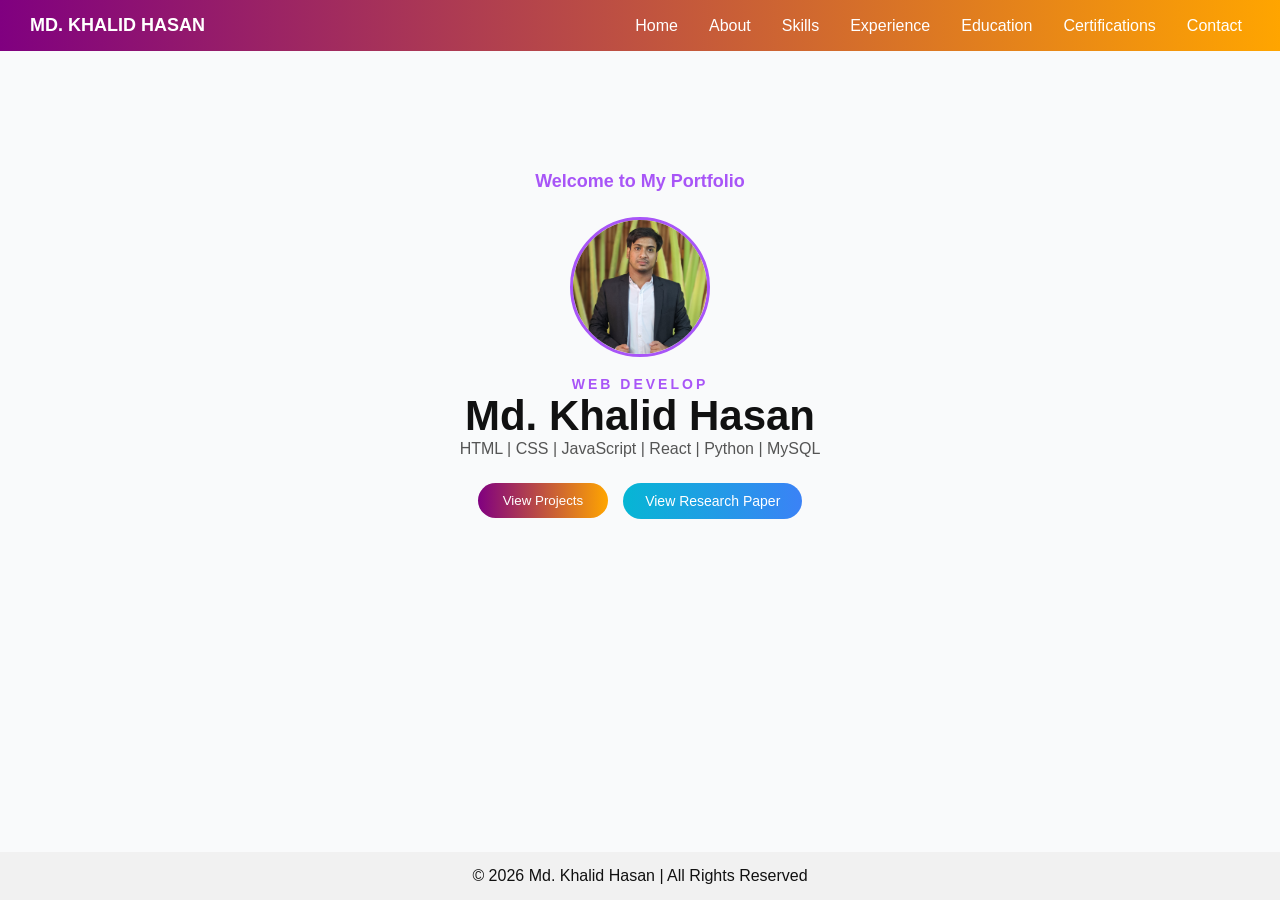
<file: index.html>
<!DOCTYPE html>
<html>
<head>
    
    <script async src="https://pagead2.googlesyndication.com/pagead/js/adsbygoogle.js?client=ca-pub-3254257961448556"
     crossorigin="anonymous"></script>
    
    <title>Md. Khalid Hasan</title>
<meta name="description" content="Official portfolio of Md. Khalid Hasan showcasing web development projects, UI/UX design, research papers, and technical skills.">

<meta name="keywords" content="Md Khalid Hasan, Khalid Hasan, Portfolio, Web Developer, React Developer, UI UX Designer">

<meta name="author" content="Md. Khalid Hasan">
    
    <link rel="stylesheet" href="style.css">
</head>

<body>

<nav>
    <h2 class="logo">MD. KHALID HASAN</h2>
<ul>
    <li><a href="index.html">Home</a></li>
    <li><a href="about.html">About</a></li>
    <li><a href="skills.html">Skills</a></li>

    <!-- NEW ORDER -->
    <li><a href="experience.html">Experience</a></li>

  <!-- SAME -->
    <li><a href="education.html">Education</a></li>
    <li><a href="certification.html">Certifications</a></li>
    <li><a href="contact.html">Contact</a></li>
</ul>
</nav>

<main>

    <div class="hero">

        <h3 class="welcome">Welcome to My Portfolio</h3>

        <img src="images/myphoto.jpeg" class="home-img">

        <h3 class="role">
            <span id="typing-role"></span>
        </h3>

        <h1>Md. Khalid Hasan</h1>

        <p class="subtitle">HTML | CSS | JavaScript | React | Python | MySQL</p>

    </div>
    <div class="hero-buttons">
    <a href="projects.html">
        <button class="btn-primary">View Projects</button>
    </a>

    <a href="research.html">
        <button class="btn-secondary">View Research Paper</button>
    </a>
</div>

</main>

<footer>
    <p>© 2026 Md. Khalid Hasan | All Rights Reserved</p>
</footer>

<script src="script.js"></script>

</body>
</html>
</file>
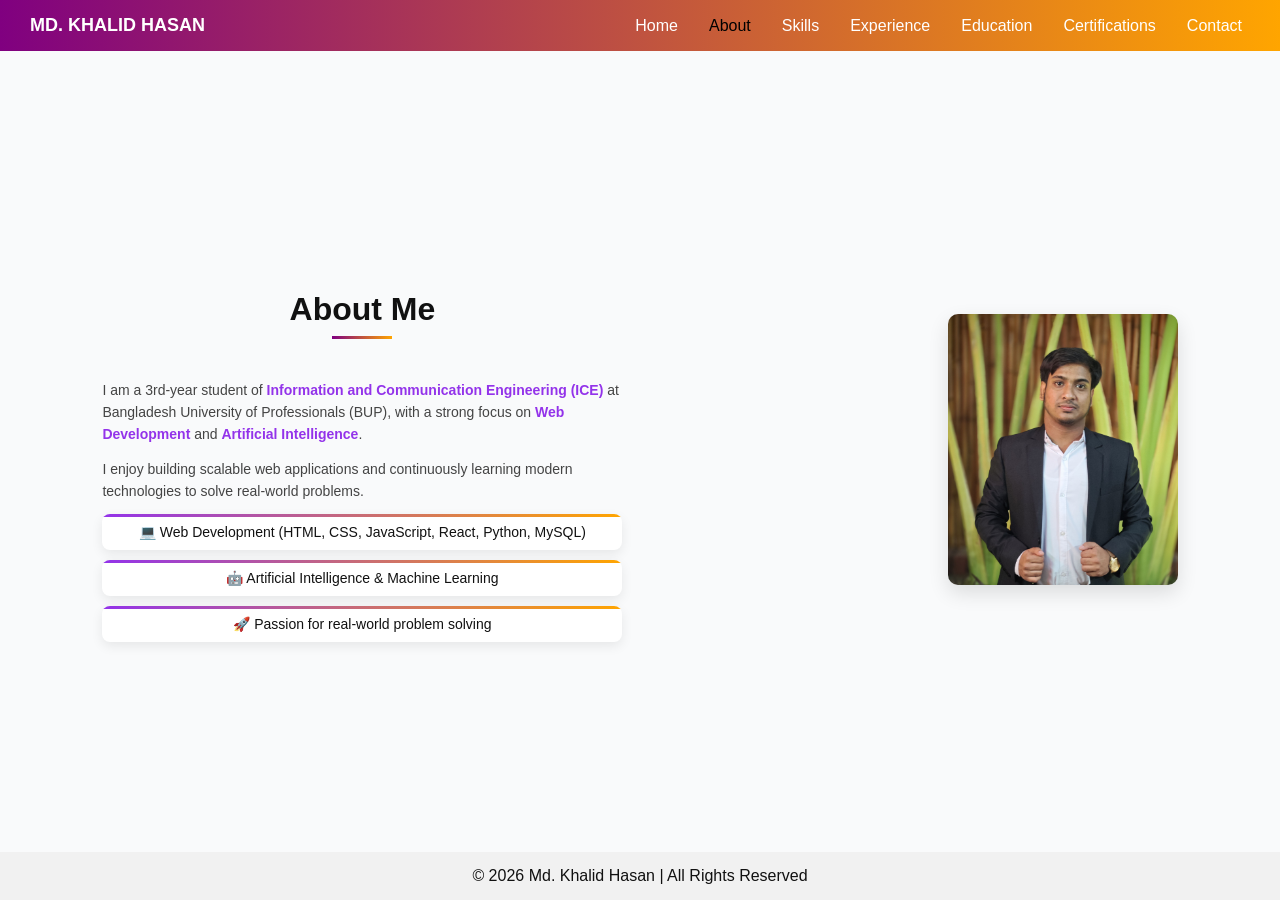
<file: about.html>
<!DOCTYPE html>
<html>
<head>
    <title>About - Md. Khalid Hasan</title>
    <link rel="stylesheet" href="style.css">
</head>
<body>

<nav>
    <h2 class="logo">MD. KHALID HASAN</h2>
    <ul>
        <li><a href="index.html">Home</a></li>
        <li><a href="about.html" class="active">About</a></li>
        <li><a href="skills.html">Skills</a></li>
        <li><a href="experience.html">Experience</a></li>
        <li><a href="education.html">Education</a></li>
        <li><a href="certification.html">Certifications</a></li>
        <li><a href="contact.html">Contact</a></li>
    </ul>
</nav>

<main class="about-container">

    <div class="about-left">
        <h1 class="section-title">About Me</h1>

        <p class="about-text">
            I am a 3rd-year student of <span>Information and Communication Engineering (ICE)</span> 
            at Bangladesh University of Professionals (BUP), with a strong focus on 
            <span>Web Development</span> and <span>Artificial Intelligence</span>.
        </p>

        <p class="about-text">
            I enjoy building scalable web applications and continuously learning modern technologies 
            to solve real-world problems.
        </p>

        <div class="about-box">💻 Web Development (HTML, CSS, JavaScript, React, Python, MySQL)</div>
        <div class="about-box">🤖 Artificial Intelligence & Machine Learning</div>
        <div class="about-box">🚀 Passion for real-world problem solving</div>

    </div>

    <div class="about-right">
        <img src="images/myphoto.jpeg" alt="profile">
    </div>

</main>

<footer>
    <p>© 2026 Md. Khalid Hasan | All Rights Reserved</p>
</footer>

</body>
</html>
</file>
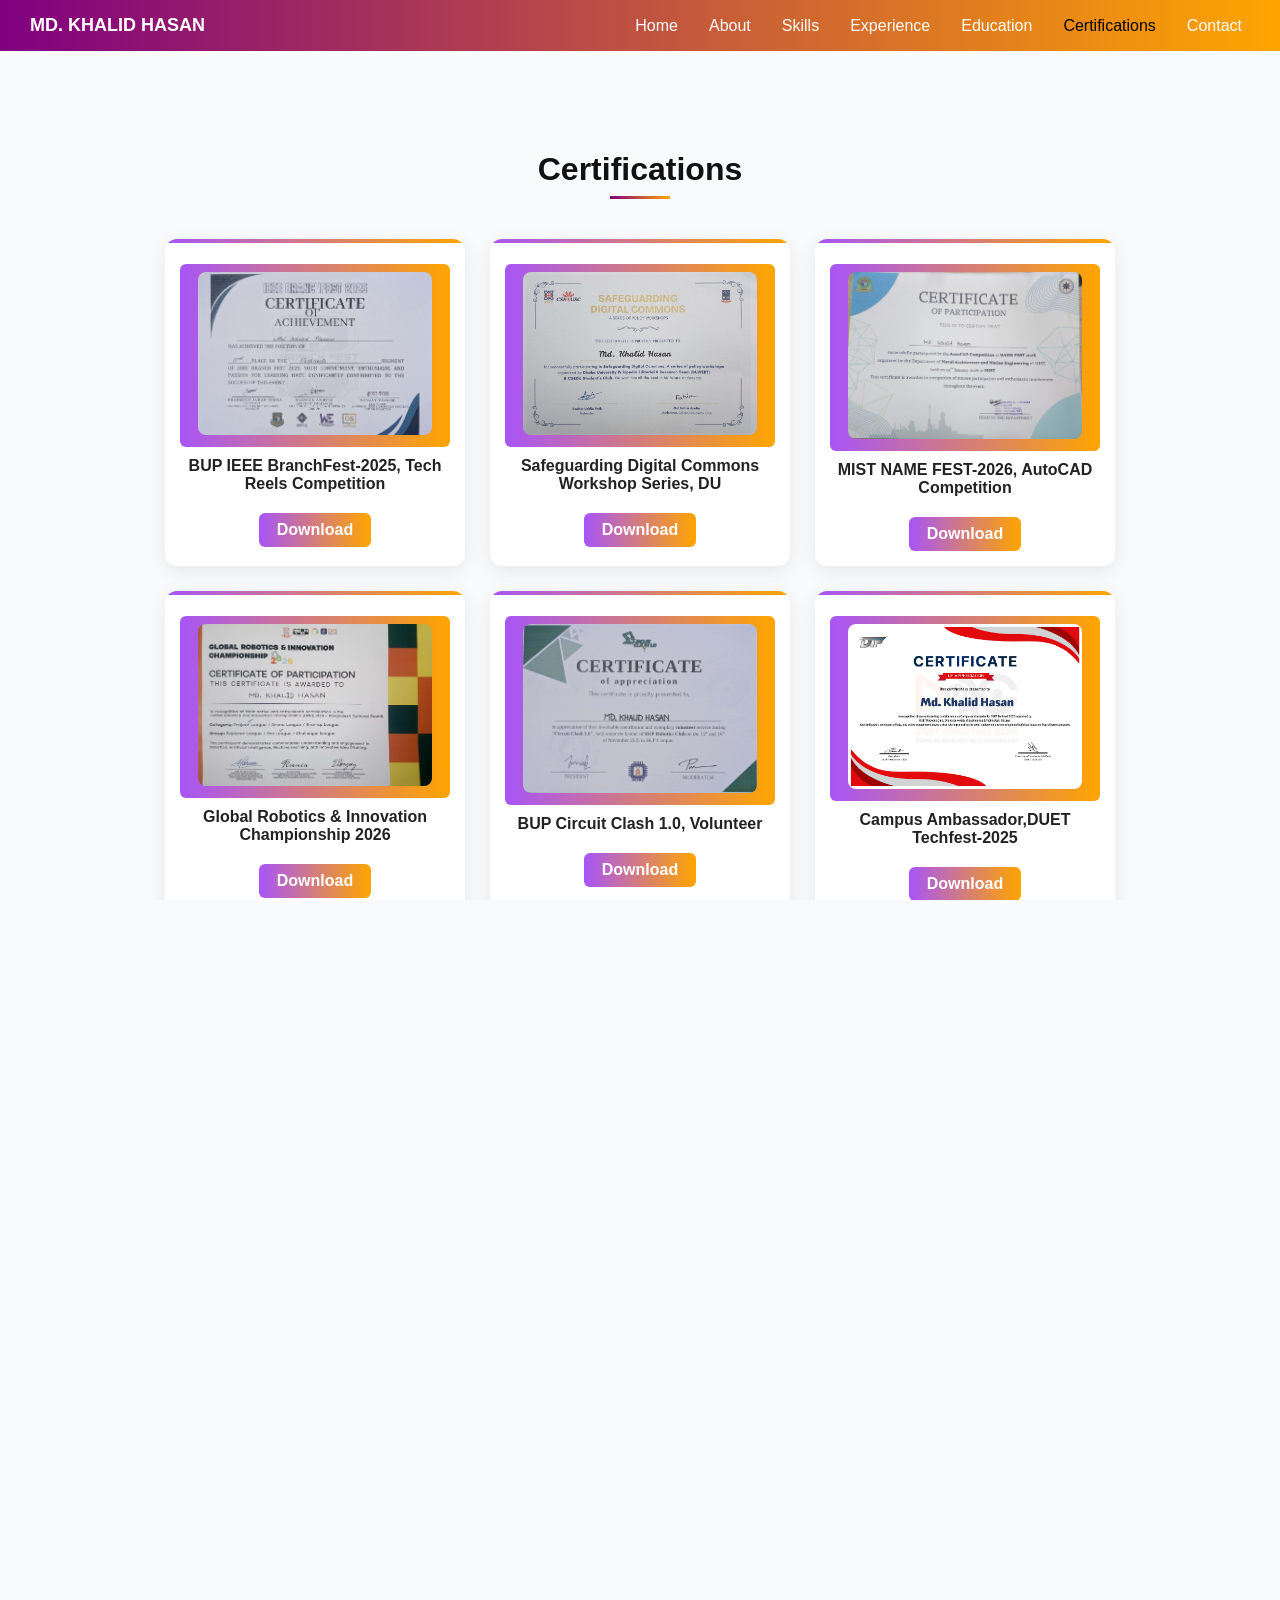
<file: certification.html>
<!DOCTYPE html>
<html>
<head>
    <title>Certification - Md. Khalid Hasan</title>
    <link rel="stylesheet" href="style.css">
</head>
<body>

<!-- NAVBAR -->
<nav>
    <h2 class="logo">MD. KHALID HASAN</h2>
<ul>
    <li><a href="index.html">Home</a></li>
    <li><a href="about.html">About</a></li>
    <li><a href="skills.html">Skills</a></li>

    <!-- NEW ORDER -->
    <li><a href="experience.html">Experience</a></li>
    
    <!-- SAME -->
    <li><a href="education.html">Education</a></li>
    <li><a href="certification.html" class="active">Certifications</a></li>
    <li><a href="contact.html">Contact</a></li>
</ul>
</nav>

<main>

<h1 class="section-title">Certifications</h1>

<div class="cert-container">

<!-- cert1 -->
<div class="cert-card">
<a href="images/c1.jpg" target="_blank">
<img src="images/c1.jpg">
</a>
<h3>BUP IEEE BranchFest-2025, Tech Reels Competition</h3>
<a href="images/c1.jpg" download class="download-btn">Download</a>
</div>

<!-- cert2 -->
<div class="cert-card">
<a href="images/c2.jpeg" target="_blank">
<img src="images/c2.jpeg">
</a>
<h3>Safeguarding Digital Commons Workshop Series, DU</h3>
<a href="images/c2.jpeg" download class="download-btn">Download</a>
</div>

<!-- cert3 -->
<div class="cert-card">
<a href="images/c3.jpg" target="_blank">
<img src="images/c3.jpg">
</a>
<h3>MIST NAME FEST-2026, AutoCAD Competition</h3>
<a href="images/c3.jpg" download class="download-btn">Download</a>
</div>

<!-- cert4 -->
<div class="cert-card">
<a href="images/c4.jpeg" target="_blank">
<img src="images/c4.jpeg">
</a>
<h3>Global Robotics & Innovation Championship 2026</h3>
<a href="images/c4.jpeg" download class="download-btn">Download</a>
</div>

<!-- cert5 -->
<div class="cert-card">
<a href="images/c5.jpg" target="_blank">
<img src="images/c5.jpg">
</a>
<h3>BUP Circuit Clash 1.0, Volunteer</h3>
<a href="images/c5.jpg" download class="download-btn">Download</a>
</div>

<!-- cert6 -->
<div class="cert-card">
<a href="images/c6.jpg" target="_blank">
<img src="images/c6.jpg">
</a>
<h3>Campus Ambassador,DUET Techfest-2025</h3>
<a href="images/c6.jpg" download class="download-btn">Download</a>
</div>

<!-- cert7 -->
<div class="cert-card">
<a href="images/c7.jpg" target="_blank">
<img src="images/c7.jpg">
</a>
<h3>Cyber Hygiene Training Program</h3>
<a href="images/c7.jpg" download class="download-btn">Download</a>
</div>

<!-- cert8 -->
<div class="cert-card">
<a href="images/c8.jpg" target="_blank">
<img src="images/c8.jpg">
</a>
<h3>Python Programming Bootcamp (Oct-25)</h3>
<a href="images/c8.jpg" download class="download-btn">Download</a>
</div>

<!-- cert9 -->
<div class="cert-card">
<a href="images/c9.jpg" target="_blank">
<img src="images/c9.jpg">
</a>
<h3>Prompt Engineering (GP Academy)</h3>
<a href="images/c9.jpg" download class="download-btn">Download</a>
</div>

<!-- cert10 -->
<div class="cert-card">
<a href="images/c10.jpg" target="_blank">
<img src="images/c10.jpg">
</a>
<h3>Humanizing AI Experiences (GP Academy)</h3>
<a href="images/c10.jpg" download class="download-btn">Download</a>
</div>

<!-- cert11 -->
<div class="cert-card">
<a href="images/c11.jpg" target="_blank">
<img src="images/c11.jpg">
</a>
<h3>Design System In Figma (GP Academy)</h3>
<a href="images/c11.jpg" download class="download-btn">Download</a>
</div>

<!-- cert12 -->
<div class="cert-card">
<a href="images/c12.jpg" target="_blank">
<img src="images/c12.jpg">
</a>
<h3>Design Your First Landing Page (GP Academy)</h3>
<a href="images/c12.jpg" download class="download-btn">Download</a>
</div>

<!-- cert13 -->
<div class="cert-card">
<a href="images/c13.jpg" target="_blank">
<img src="images/c13.jpg">
</a>
<h3>AI Hacks for a Winning CV (GP Academy)</h3>
<a href="images/c13.jpg" download class="download-btn">Download</a>
</div>

    <!-- cert14 -->
<div class="cert-card">
<a href="images/c14.jpg" target="_blank">
<img src="images/c14.jpg">
</a>
<h3>Test Hacks to Get Hired (GP Academy)</h3>
<a href="images/c14.jpg" download class="download-btn">Download</a>
</div>

    <!-- cert15 -->
<div class="cert-card">
<a href="images/c15.jpg" target="_blank">
<img src="images/c15.jpg">
</a>
<h3>Excel Mastery (GP Academy)</h3>
<a href="images/c15.jpg" download class="download-btn">Download</a>
</div>

<!-- cert16 -->
<div class="cert-card">
    <a href="images/c16.jpeg" target="_blank">
        <img src="images/c16.jpeg">
    </a>
    <h3>2026 Aspire Leaders Program</h3>
    <a href="images/c16.jpeg" download class="download-btn">Download</a>
</div>

<!-- cert17 -->
<div class="cert-card">
    <a href="images/c17.jpeg" target="_blank">
        <img src="images/c17.jpeg">
    </a>
    <h3>Gemini Certified Educator</h3>
    <a href="images/c17.jpeg" download class="download-btn">Download</a>
</div>

    <!-- cert18 -->
<div class="cert-card">
    <a href="images/c18.jpeg" target="_blank">
        <img src="images/c18.jpeg" alt="Gemini Certified Student">
    </a>
    <h3>Gemini Certified Student</h3>
    <a href="images/c18.jpeg" download class="download-btn">Download</a>
</div>

        <!-- cert19 -->
    <div class="cert-card">
        <a href="images/c19.jpeg" target="_blank">
            <img src="images/c19.jpeg" alt="Rahat's English Care Spoken English Certificate">
        </a>
        <h3>Rahat's English Care - Spoken English</h3>
        <a href="images/c19.jpeg" download class="download-btn">Download</a>
    </div>

    <!-- cert20 -->
<div class="cert-card">
    <a href="images/c20.jpeg" target="_blank">
        <img src="images/c20.jpeg" alt="TechArenaX Internship Program Certificate">
    </a>
    <h3>TechArenaX Internship Program</h3>
    <a href="images/c20.jpeg" download class="download-btn">Download</a>
</div>


    <!-- cert21 -->
<div class="cert-card">
    <a href="images/c21.jpeg" target="_blank">
        <img src="images/c21.jpeg"
             alt="Techfest IIT Bombay Bangladesh Zonal 2026 ZeroCode Certificate">
    </a>

    <h3>Techfest IIT Bombay - Bangladesh Zonal 2026 (ZeroCode)</h3>

    <a href="images/c21.jpeg" download class="download-btn">Download</a>
</div>


    <!-- cert22 -->
<div class="cert-card">
    <a href="images/c22.jpeg" target="_blank">
        <img src="images/c22.jpeg"
             alt="AI Dev Fest 2026 Vibe Coding Certificate of Appreciation">
    </a>

    <h3>AI Dev Fest 2026 - Vibe Coding Competition</h3>

    <a href="images/c22.jpeg" download class="download-btn">Download</a>
</div>


</div>

</main>

<footer>
<p>© 2026 Md. Khalid Hasan | All Rights Reserved</p>
</footer>

</body>
</html>
</file>
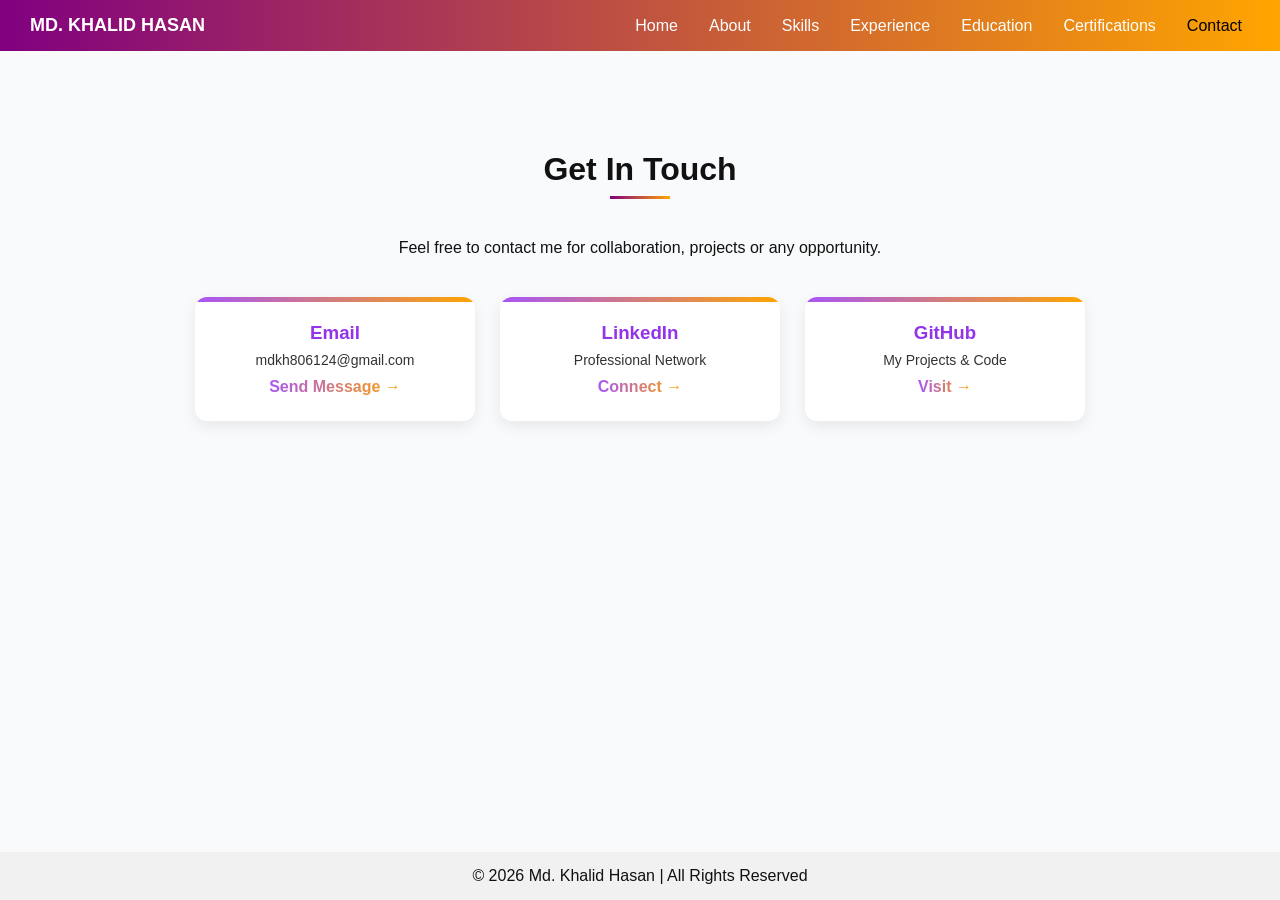
<file: contact.html>
<!DOCTYPE html>
<html>
<head>
    <title>Contact - Md. Khalid Hasan</title>
    <link rel="stylesheet" href="style.css">
</head>
<body>

<!-- NAVBAR -->
<nav>
    <h2 class="logo">MD. KHALID HASAN</h2>
<ul>
    <li><a href="index.html">Home</a></li>
    <li><a href="about.html">About</a></li>
    <li><a href="skills.html">Skills</a></li>

    <!-- NEW ORDER -->
    <li><a href="experience.html">Experience</a></li>
    
    <!-- SAME -->
    <li><a href="education.html">Education</a></li>
    <li><a href="certification.html">Certifications</a></li>
    <li><a href="contact.html" class="active">Contact</a></li>
</ul>
</nav>

<!-- MAIN -->
<main>

    <h1 class="section-title">Get In Touch</h1>
    <p style="text-align:center; margin-bottom:30px;">
        Feel free to contact me for collaboration, projects or any opportunity.
    </p>

    <div class="contact-container">

        <!-- Email -->
        <div class="contact-card">
            <h3>Email</h3>
            <p>mdkh806124@gmail.com</p>
            <a href="https://mail.google.com/mail/?view=cm&to=mdkh806124@gmail.com" target="_blank">
    Send Message →
</a>
        </div>

        <!-- LinkedIn -->
        <div class="contact-card">
            <h3>LinkedIn</h3>
            <p>Professional Network</p>
            <a href="https://www.linkedin.com/in/md-khalid-hasan-157aa0388/" target="_blank">Connect →</a>
        </div>

        <!-- GitHub -->
        <div class="contact-card">
             <h3>GitHub</h3>
            <p>My Projects & Code</p>
             <a href="https://github.com/khalid67-ux" target="_blank">Visit →</a>
        </div>
        
    </div>

</main>

<!-- FOOTER -->
<footer>
    <p>© 2026 Md. Khalid Hasan | All Rights Reserved</p>
</footer>

</body>
</html>
</file>
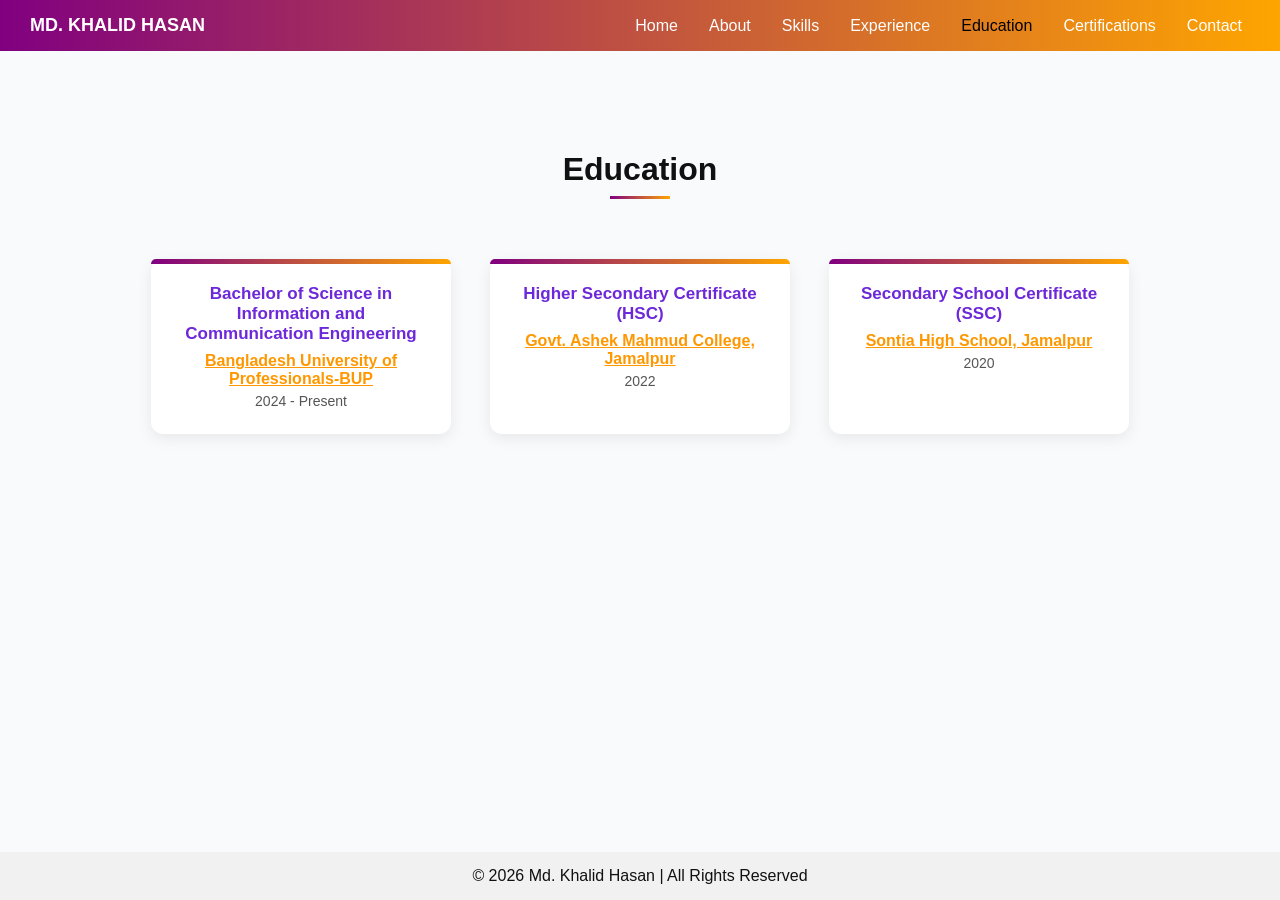
<file: education.html>
<!DOCTYPE html>
<html>
<head>
    <title>Education - Md. Khalid Hasan</title>
    <link rel="stylesheet" href="style.css">
</head>
<body>

<nav>
    <h2 class="logo">MD. KHALID HASAN</h2>
<ul>
    <li><a href="index.html">Home</a></li>
    <li><a href="about.html">About</a></li>
    <li><a href="skills.html">Skills</a></li>

    <!-- NEW ORDER -->
    <li><a href="experience.html">Experience</a></li>
    
    <!-- SAME -->
    <li><a href="education.html" class="active">Education</a></li>
    <li><a href="certification.html">Certifications</a></li>
    <li><a href="contact.html">Contact</a></li>
</ul>
</nav>

<main>

    <h1 class="section-title">Education</h1>

<div class="edu-container">

    <div class="edu-card">
        <h3>Bachelor of Science in Information and Communication Engineering</h3>
        <p class="edu-place">
            <a href="https://bup.edu.bd/" target="_blank">
                Bangladesh University of Professionals-BUP
            </a>
        </p>
        <p class="edu-year">2024 - Present</p>
    </div>

    <div class="edu-card">
        <h3>Higher Secondary Certificate (HSC)</h3>
        <p class="edu-place">
            <a href="https://amc.edu.bd/" target="_blank">
                Govt. Ashek Mahmud College, Jamalpur
            </a>
        </p>
        <p class="edu-year">2022</p>
    </div>

    <div class="edu-card">
        <h3>Secondary School Certificate (SSC)</h3>
        <p class="edu-place">
            <a href="https://www.sohopathi.com/sontia-high-school/" target="_blank">
                Sontia High School, Jamalpur
            </a>
        </p>
        <p class="edu-year">2020</p>
    </div>
    
</div>

</main>

<footer>
    <p>© 2026 Md. Khalid Hasan | All Rights Reserved</p>
</footer>

</body>
</html>
</file>
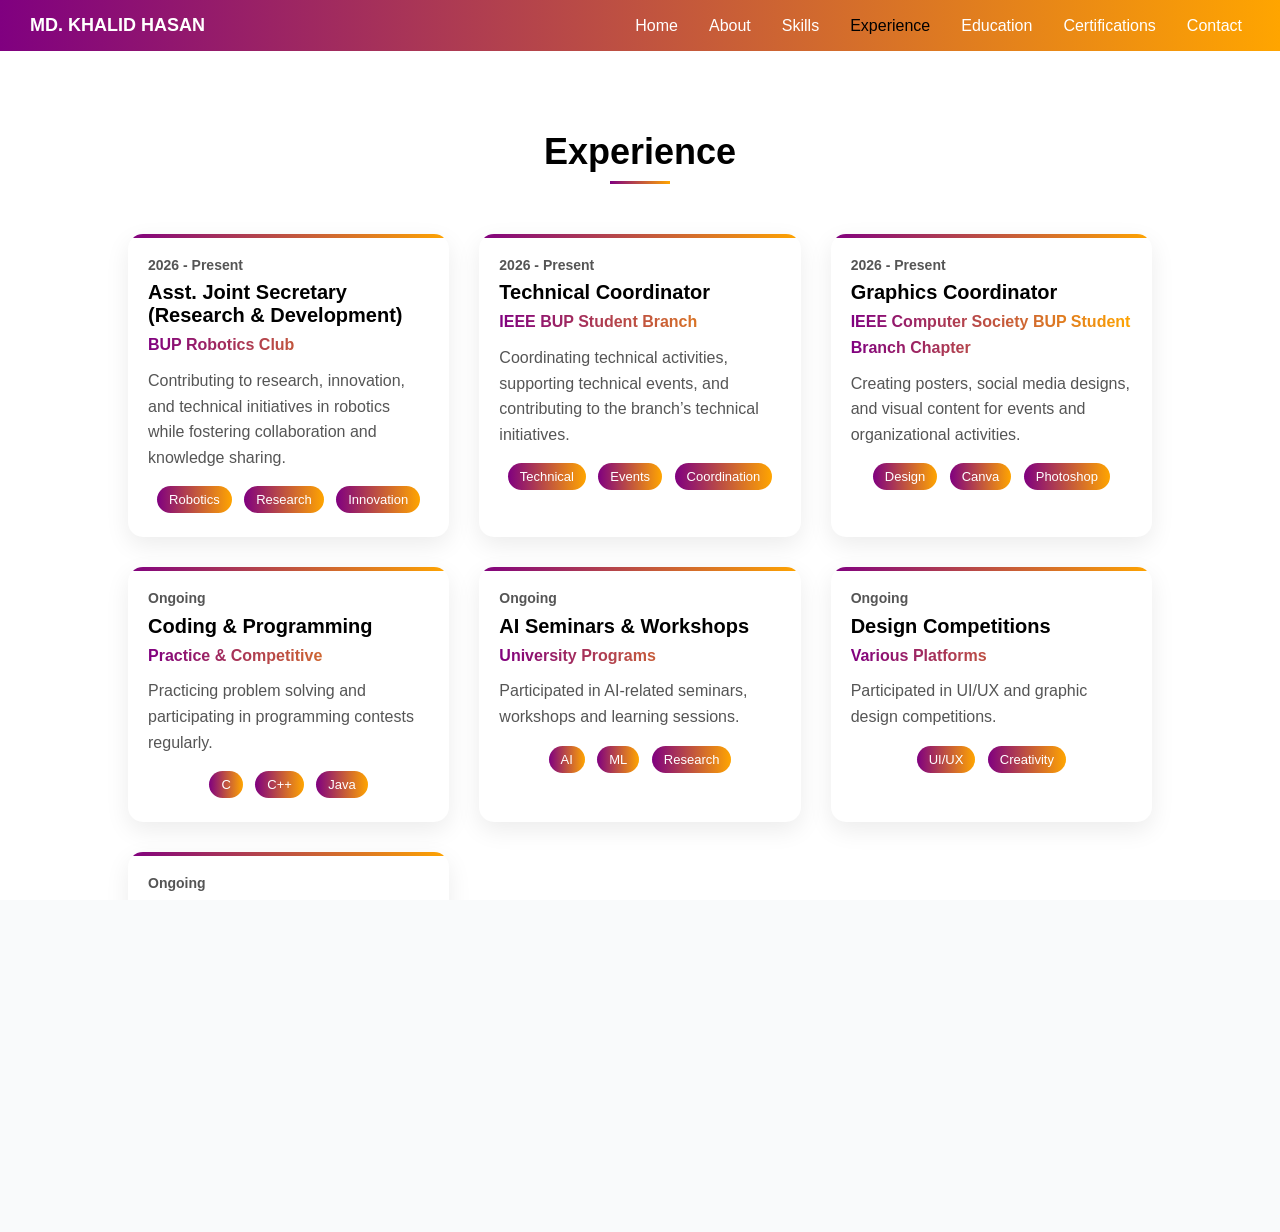
<file: experience.html>
<!DOCTYPE html>
<html>
<head>
    <title>Experience - Md. Khalid Hasan</title>
    <link rel="stylesheet" href="style.css">
</head>
<body>

<nav>
    <h2 class="logo">MD. KHALID HASAN</h2>
    <ul>
        <li><a href="index.html">Home</a></li>
        <li><a href="about.html">About</a></li>
        <li><a href="skills.html">Skills</a></li>
        <li><a href="experience.html" class="active">Experience</a></li>
        <li><a href="education.html">Education</a></li>
        <li><a href="certification.html">Certifications</a></li>
        <li><a href="contact.html">Contact</a></li>
    </ul>
</nav>

<main class="exp-section">

    <h1 class="exp-title">Experience</h1>

    <div class="timeline">

        <!-- 1 -->
        <div class="timeline-item">
            <div class="circle">👥</div>
            <div class="content">
                <p class="date">2026 - Present</p>
                <h3>Asst. Joint Secretary (Research & Development)</h3>
                <p class="company">BUP Robotics Club</p>
                <p>
                    Contributing to research, innovation, and technical initiatives in robotics while fostering collaboration and knowledge sharing.
                </p>
                <div class="tags">
                    <span>Robotics</span>
                    <span>Research</span>
                    <span>Innovation</span>
                </div>
            </div>
        </div>

        <!-- 2 -->
        <div class="timeline-item">
            <div class="circle">🌐</div>
            <div class="content">
                <p class="date">2026 - Present</p>
                <h3>Technical Coordinator</h3>
                <p class="company">IEEE BUP Student Branch</p>
                <p>
                    Coordinating technical activities, supporting technical events, and contributing to the branch’s technical initiatives.
                </p>
                <div class="tags">
                    <span>Technical</span>
                    <span>Events</span>
                    <span>Coordination</span>
                </div>
            </div>
        </div>

        <!-- 3 -->
        <div class="timeline-item">
            <div class="circle">🎨</div>
            <div class="content">
                <p class="date">2026 - Present</p>
                <h3>Graphics Coordinator</h3>
                <p class="company">IEEE Computer Society BUP Student Branch Chapter</p>
                <p>
                    Creating posters, social media designs, and visual content for events and organizational activities.
                </p>
                <div class="tags">
                    <span>Design</span>
                    <span>Canva</span>
                    <span>Photoshop</span>
                </div>
            </div>
        </div>

        <!-- 4 -->
        <div class="timeline-item">
            <div class="circle">💻</div>
            <div class="content">
                <p class="date">Ongoing</p>
                <h3>Coding & Programming</h3>
                <p class="company">Practice & Competitive</p>
                <p>
                    Practicing problem solving and participating in programming contests regularly.
                </p>
                <div class="tags">
                    <span>C</span>
                    <span>C++</span>
                    <span>Java</span>
                </div>
            </div>
        </div>

        <!-- 5 -->
        <div class="timeline-item">
            <div class="circle">🤖</div>
            <div class="content">
                <p class="date">Ongoing</p>
                <h3>AI Seminars & Workshops</h3>
                <p class="company">University Programs</p>
                <p>
                    Participated in AI-related seminars, workshops and learning sessions.
                </p>
                <div class="tags">
                    <span>AI</span>
                    <span>ML</span>
                    <span>Research</span>
                </div>
            </div>
        </div>

        <!-- 6 -->
        <div class="timeline-item">
            <div class="circle">🏆</div>
            <div class="content">
                <p class="date">Ongoing</p>
                <h3>Design Competitions</h3>
                <p class="company">Various Platforms</p>
                <p>
                    Participated in UI/UX and graphic design competitions.
                </p>
                <div class="tags">
                    <span>UI/UX</span>
                    <span>Creativity</span>
                </div>
            </div>
        </div>

        <!-- 7 -->
        <div class="timeline-item">
            <div class="circle">📱</div>
            <div class="content">
                <p class="date">Ongoing</p>
                <h3>Tech Events & Content Creation</h3>
                <p class="company">University & Online</p>
                <p>
                    Participated in tech events, reels creation and digital content.
                </p>
                <div class="tags">
                    <span>Content</span>
                    <span>Tech</span>
                </div>
            </div>
        </div>

    </div>

</main>

<footer>
    <p>© 2026 Md. Khalid Hasan | All Rights Reserved</p>
</footer>

</body>
</html>
</file>
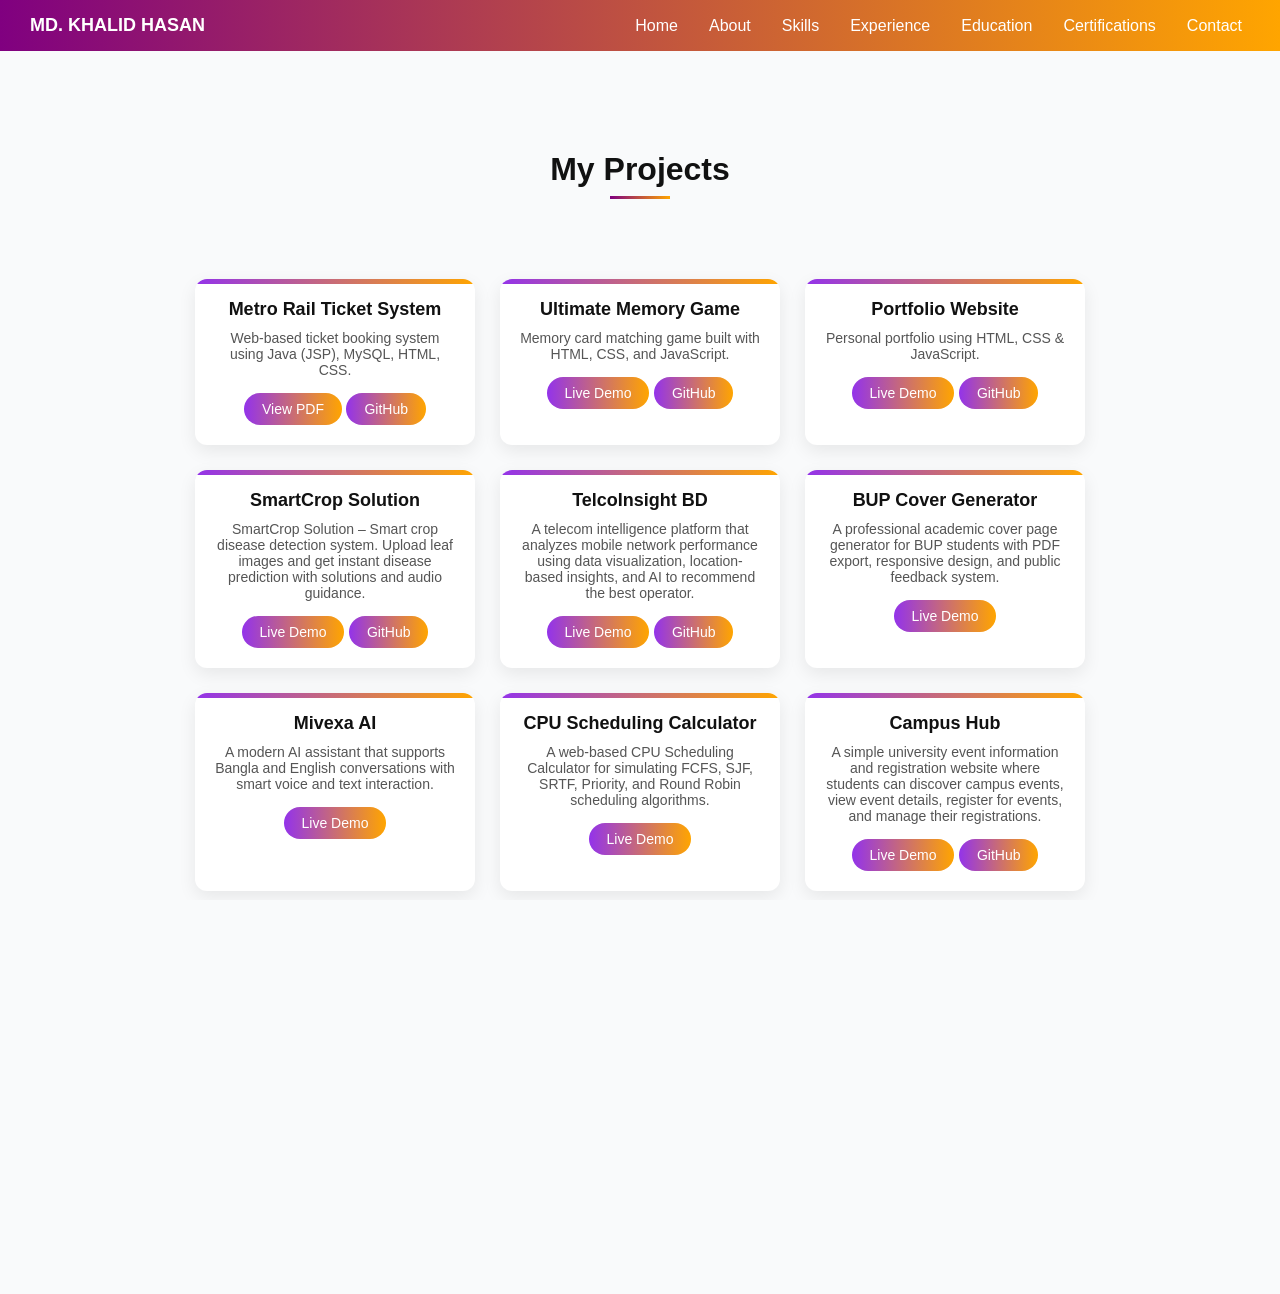
<file: projects.html>
<!DOCTYPE html>
<html>
<head>
    <title>Projects - Md. Khalid Hasan</title>
    <link rel="stylesheet" href="style.css">
</head>
<body>

<nav>
    <h2 class="logo">MD. KHALID HASAN</h2>
    <ul>
        <li><a href="index.html">Home</a></li>
        <li><a href="about.html">About</a></li>
        <li><a href="skills.html">Skills</a></li>
        <li><a href="experience.html">Experience</a></li>
        <li><a href="education.html">Education</a></li>
        <li><a href="certification.html">Certifications</a></li>
        <li><a href="contact.html">Contact</a></li>
    </ul>
</nav>

<main>

    <h1 class="section-title">My Projects</h1>

    <div class="project-container">

       <!-- Project 1 -->
<div class="project-card">
    <h3>Metro Rail Ticket System</h3>
    <p>Web-based ticket booking system using Java (JSP), MySQL, HTML, CSS.</p>

    <!-- PDF Button -->
    <a href="pdf/metro.pdf" target="_blank" class="project-btn">
        View PDF
    </a>

    <!-- GitHub Button -->
    <a href="https://github.com/khalid67-ux/MetroRailTicketSystem" 
       target="_blank" 
       class="project-btn github-btn">
        GitHub
    </a>
</div>

        <!-- Project 2 -->
        <div class="project-card">
    <h3>Ultimate Memory Game</h3>
    <p>Memory card matching game built with HTML, CSS, and JavaScript.</p>

    <a href="https://khalid67-ux.github.io/memory-game/" target="_blank" class="project-btn">Live Demo</a>
    
    <a href="https://github.com/khalid67-ux/memory-game" target="_blank" class="project-btn">GitHub</a>
</div>

       <!-- Project 3 -->
<div class="project-card">
    <h3>Portfolio Website</h3>
    <p>Personal portfolio using HTML, CSS & JavaScript.</p>

    <!-- Live Website -->
    <a href="https://khalid67-ux.github.io/" 
       target="_blank" 
       class="project-btn">
        Live Demo
    </a>

    <!-- GitHub Repo -->
    <a href="https://github.com/khalid67-ux/khalid67-ux.github.io" 
       target="_blank" 
       class="project-btn github-btn">
        GitHub
    </a>
</div>

 
<!-- Project 4 -->
<div class="project-card">
    <h3>SmartCrop Solution</h3>
    <p>SmartCrop Solution – Smart crop disease detection system. Upload leaf images and get instant disease prediction with solutions and audio guidance.</p>

    <a href="https://smartcropsolution.vercel.app/" target="_blank" class="project-btn">Live Demo</a>

    <a href="https://github.com/khalid67-ux/smartcropsolution" target="_blank" class="project-btn">GitHub</a>
</div>
        <!-- Project 5 -->
<div class="project-card">
    <h3>TelcoInsight BD</h3>
    <p>
        A telecom intelligence platform that analyzes mobile network performance 
        using data visualization, location-based insights, and AI to recommend the best operator.
    </p>

    <a href="https://telcoinsightbd.vercel.app/" target="_blank" class="project-btn">Live Demo</a>

    <a href="https://github.com/khalid67-ux/telcoinsightbd" target="_blank" class="project-btn">GitHub</a>
</div>

<!-- Project 6 -->

<div class="project-card">

    <h3>

        BUP Cover Generator

    </h3>

    <p>

        A professional academic cover page generator
        for BUP students with PDF export, responsive
        design, and public feedback system.

    </p>

    <a
        href="https://khalid67-ux.github.io/bup-cover-generator/"
        target="_blank"
        class="project-btn">

        Live Demo

    </a>

</div>

        <!-- Project 7 -->

<div class="project-card">

    <h3>Mivexa AI</h3>

    <p>
        A modern AI assistant that supports Bangla and English conversations
        with smart voice and text interaction.
    </p>

    <a href="https://mivexa.app/" target="_blank" class="project-btn">
        Live Demo
    </a>

</div>


        <!-- Project 8 -->

<div class="project-card">

    <h3>CPU Scheduling Calculator</h3>

    <p>
        A web-based CPU Scheduling Calculator for simulating FCFS, SJF,
        SRTF, Priority, and Round Robin scheduling algorithms.
    </p>

    <a href="https://cpuscheduler.khalid67.me"
       target="_blank"
       class="project-btn">
        Live Demo
    </a>

</div>

        <!-- Project 9 -->

<div class="project-card">

    <h3>Campus Hub</h3>

    <p>
        A simple university event information and registration
        website where students can discover campus events,
        view event details, register for events, and manage
        their registrations.
    </p>

    <a
        href="https://khalid67-ux.github.io/campus-event-hub/"
        target="_blank"
        class="project-btn"
    >
        Live Demo
    </a>

    <a
        href="https://github.com/khalid67-ux/campus-event-hub"
        target="_blank"
        class="project-btn"
    >
        GitHub
    </a>

</div>

        <!-- Project 10 -->
<div class="project-card">

    <h3>8086 Virtual Trainer Kit</h3>

    <p>
        A virtual trainer kit for practicing 8086 Microprocessor
        Lab experiments at home, including Row-wise Scanning,
        Column-wise Scanning, 4 LEDs, and 7-Segment Display.
    </p>

    <a
        href="https://khalid67-ux.github.io/8086-Virtual-Trainer/"
        target="_blank"
        class="project-btn"
    >
        Live Demo
    </a>

    <a
        href="https://github.com/khalid67-ux/8086-Virtual-Trainer"
        target="_blank"
        class="project-btn"
    >
        GitHub
    </a>

</div>

        <!-- Project 11 -->
<div class="project-card">

    <h3>MediBook – Doctor Appointment & Healthcare Management System</h3>

    <p>
        A healthcare platform connecting patients, doctors,
        and clinics with appointment booking, queue management,
        digital payments, and AI-powered chatbot support.
    </p>

    <a
        href="https://medibook.khalid67.me/"
        target="_blank"
        class="project-btn"
    >
        Live Demo
    </a>

    <a
        href="https://github.com/khalid67-ux/doctor_appointment_system"
        target="_blank"
        class="project-btn"
    >
        GitHub
    </a>

</div>
        
    </div>

</main>

<footer>
    <p>© 2026 Md. Khalid Hasan | All Rights Reserved</p>
</footer>

</body>
</html>
</file>
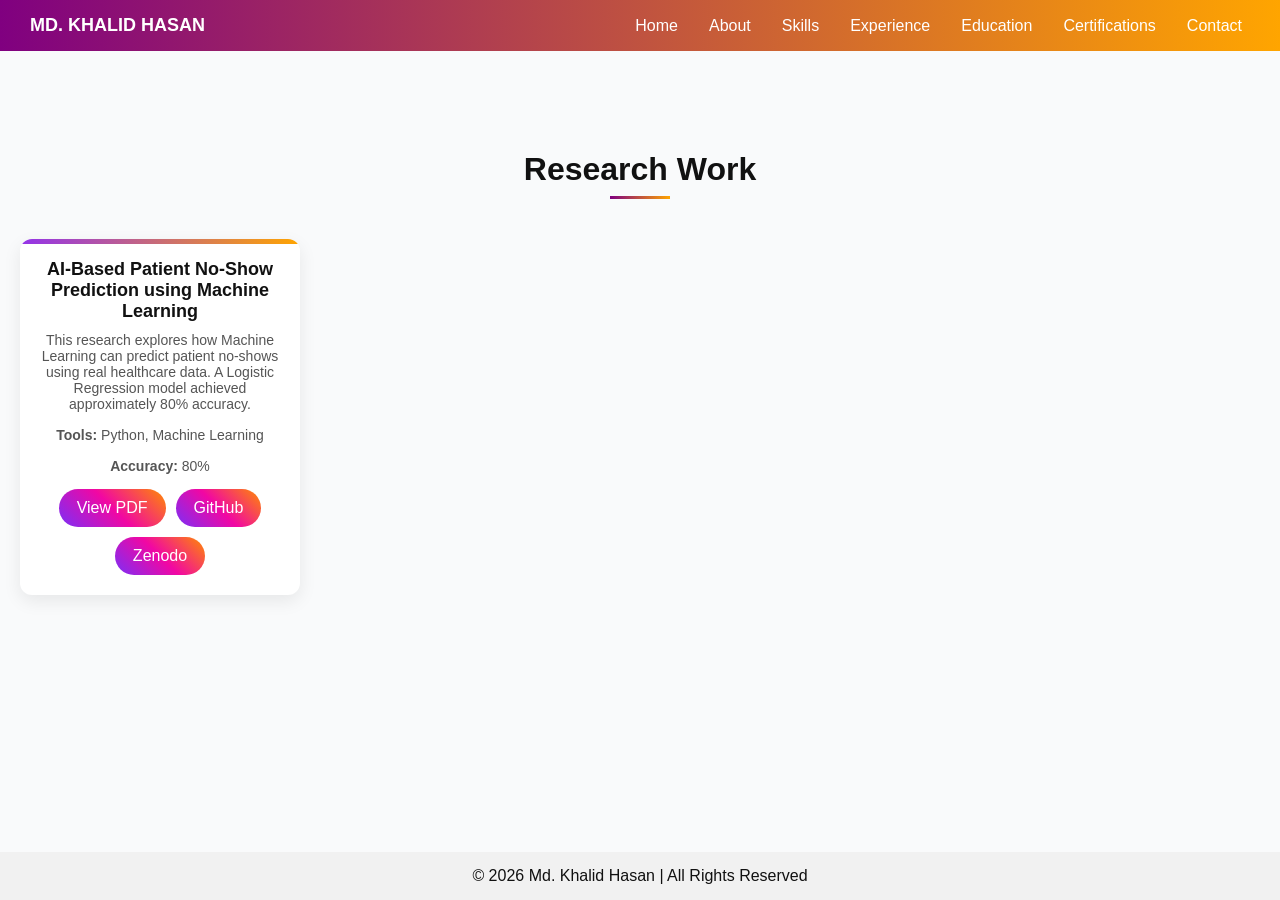
<file: research.html>
<!DOCTYPE html>
<html>
<head>
    <title>Research - Md. Khalid Hasan</title>
    <link rel="stylesheet" href="style.css">
</head>
<body>

<!-- ===== NAVBAR ===== -->
<nav>
    <h2 class="logo">MD. KHALID HASAN</h2>
    <ul>
        <li><a href="index.html">Home</a></li>
        <li><a href="about.html">About</a></li>
        <li><a href="skills.html">Skills</a></li>
        <li><a href="experience.html">Experience</a></li>
        <li><a href="education.html">Education</a></li>
        <li><a href="certification.html">Certifications</a></li>
        <li><a href="contact.html">Contact</a></li>
    </ul>
</nav>

<!-- ===== MAIN ===== -->
<main>

    <h1 class="section-title">Research Work</h1>

    <div class="research-container">

        <!-- 🔥 NEW RESEARCH CARD -->
        <div class="project-card">
            <h3>AI-Based Patient No-Show Prediction using Machine Learning</h3>

            <p>
                This research explores how Machine Learning can predict patient no-shows using real healthcare data.
                A Logistic Regression model achieved approximately 80% accuracy.
            </p>

            <p><b>Tools:</b> Python, Machine Learning</p>
            <p><b>Accuracy:</b> 80%</p>

            <div class="project-buttons">
    <a href="pdf/patient-no-show-research.pdf" target="_blank">View PDF</a>
    <a href="https://github.com/khalid67-ux/patient-no-show-ml" target="_blank">GitHub</a>
    <a href="https://doi.org/10.5281/zenodo.19351132" target="_blank">Zenodo</a>
</div>
        </div>

    </div>

</main>

<!-- ===== FOOTER ===== -->
<footer>
    <p>© 2026 Md. Khalid Hasan | All Rights Reserved</p>
</footer>

</body>
</html>
</file>
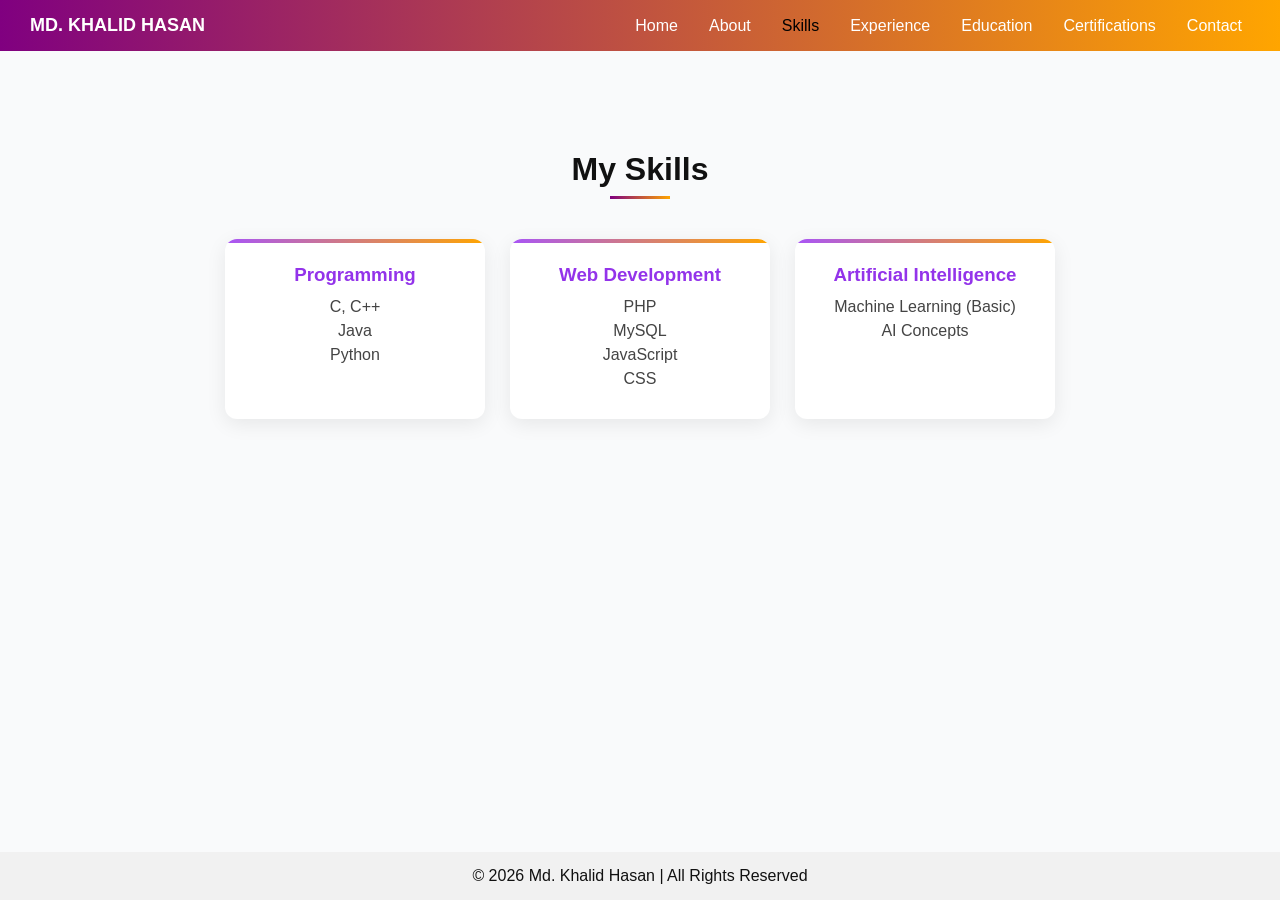
<file: skills.html>
<!DOCTYPE html>
<html>
<head>
    <title>Skills - Md. Khalid Hasan</title>
    <link rel="stylesheet" href="style.css">
</head>
<body>

<nav>
    <h2 class="logo">MD. KHALID HASAN</h2>
<ul>
    <li><a href="index.html">Home</a></li>
    <li><a href="about.html">About</a></li>
    <li><a href="skills.html" class="active">Skills</a></li>

    <!-- NEW ORDER -->
    <li><a href="experience.html">Experience</a></li>
    
    <!-- SAME -->
    <li><a href="education.html">Education</a></li>
    <li><a href="certification.html">Certifications</a></li>
    <li><a href="contact.html">Contact</a></li>
</ul>
</nav>

<main>

    <h1 class="section-title">My Skills</h1>

    <div class="skills-container">

        <!-- Programming -->
        <div class="skill-card">
            <h3>Programming</h3>
            <p>C, C++</p>
            <p>Java</p>
            <p>Python</p>
        </div>

        <!-- Web -->
        <div class="skill-card">
            <h3>Web Development</h3>
            <p>PHP</p>
            <p>MySQL</p>
            <p>JavaScript</p>
            <p>CSS</p>
        </div>

        <!-- AI -->
        <div class="skill-card">
            <h3>Artificial Intelligence</h3>
            <p>Machine Learning (Basic)</p>
            <p>AI Concepts</p>
        </div>

    </div>

</main>

<footer>
    <p>© 2026 Md. Khalid Hasan | All Rights Reserved</p>
</footer>

</body>
</html>
</file>
<file: style.css>
* {
    margin: 0;
    padding: 0;
    box-sizing: border-box;
}

html, body {
    height: 100%;
    overflow-x: hidden; /* শুধু side scroll বন্ধ */
}

body {
    font-family: Arial, sans-serif;
    background: #f9fafb;
    color: #111;
    display: flex;
    flex-direction: column;
}

/* ================= NAVBAR ================= */
nav {
    display: flex;
    justify-content: space-between;
    align-items: center;
    padding: 15px 30px;
    background: linear-gradient(90deg, purple, orange);
    position: sticky;
    top: 0;
    z-index: 100;
}

.logo {
    font-weight: bold;
    font-size: 18px;
    color: white;
}

nav ul {
    display: flex;
    list-style: none;
    gap: 15px;
}

/* ===== NAVBAR FINAL CLEAN STYLE ===== */
nav ul li a {
    color: white;
    text-decoration: none;
    font-weight: 500;
    padding: 5px 8px;
    transition: color 0.3s ease;
}

/* Hover */
nav ul li a:hover {
    color: #ffd700;
}

/* Active */
nav ul li a.active {
    color: black;
}

/* ================= MAIN ================= */
main {
    flex: 1;
    padding-top: 60px;  /* navbar height + gap */
    padding-left: 20px;
    padding-right: 20px;
    padding-bottom: 50px;
}

/* ================= HERO ================= */
.hero {
    margin-top: 60px;
    text-align: center;
}
.hero h1 {
    white-space: nowrap;
    font-size: clamp(22px, 5vw, 42px);
    text-align: center;
}

.welcome {
    font-size: 18px;
    color: #a855f7;
    margin-bottom: 10px;
}

.home-img {
    width: 140px;
    height: 140px;
    border-radius: 50%;
    border: 3px solid #a855f7;
    margin: 15px 0;
    object-fit: cover;
}

.role {
    font-size: 14px;
    color: #a855f7;
    letter-spacing: 3px;
    text-transform: uppercase;
}

.hero h1 {
    font-size: 42px;
}

.subtitle {
    color: #555;
}

/* ================= CARD ================= */
.card {
    background: white;
    padding: 20px;
    margin: 20px auto;
    width: 300px;
    border-radius: 10px;
    box-shadow: 0 2px 10px rgba(0,0,0,0.1);
}
/* ================= ABOUT ================= */

.about-container {
    display: flex;
    justify-content: space-between;
    align-items: center;
    padding: 50px 8%;   /* আগে 80px → কমানো */
    gap: 40px;
}

/* LEFT */
.about-left {
    max-width: 520px;   /* একটু compact */
}

.section-title {
    font-size: 30px;   /* আগে 36px → ছোট */
    margin-bottom: 15px;
    text-align: left;
}

/* TEXT */
.about-text {
    margin-bottom: 12px;
    line-height: 1.6;
    color: #444;
    font-size: 14px;   /* ছোট */
}

.about-text span {
    color: #9333ea;
    font-weight: 600;  /* softer bold */
}

/* ===== CARD STYLE ===== */
.about-box {
    position: relative;
    background: #ffffff;
    padding: 10px 14px;   /* slim */
    margin: 10px 0;
    border-radius: 8px;
    text-align: center;
    font-size: 14px;

    box-shadow: 0 4px 12px rgba(0,0,0,0.08);
    overflow: hidden;
    transition: 0.3s;
}

/* Gradient top line */
.about-box::before {
    content: "";
    position: absolute;
    top: 0;
    left: 0;
    width: 100%;
    height: 3px;   /* পাতলা করা */
    background: linear-gradient(90deg, #9333ea, orange);
}

/* Hover */
.about-box:hover {
    transform: translateX(4px);
}

/* RIGHT IMAGE */
.about-right img {
    width: 230px;   /* আগে 280px → ছোট */
    border-radius: 10px;
    box-shadow: 0 8px 20px rgba(0,0,0,0.12);
}

/* RESPONSIVE */
@media(max-width: 768px) {
    .about-container {
        flex-direction: column;
        text-align: center;
        padding: 40px 5%;
    }

    .section-title {
        text-align: center;
        font-size: 26px;
    }

    .about-left {
        text-align: center;
    }

    .about-right {
        margin-top: 15px;
    }

    .about-right img {
        width: 200px;
    }
}
/* ===== EDUCATION SECTION ===== */

/* Title */
.section-title {
    text-align: center;
    font-size: 32px;
    margin: 40px 0;
    position: relative;
}

.section-title::after {
    content: "";
    width: 60px;
    height: 3px;
    background: linear-gradient(90deg, purple, orange);
    display: block;
    margin: 8px auto 0;
}

/* Container (FIX: 3 cards per row) */
.edu-container {
    display: grid;
    grid-template-columns: repeat(3, 1fr);
    gap: 25px;
    padding: 20px 10%;
    justify-items: center;
}

/* Card */
.edu-card {
    background: #ffffff;
    padding: 25px;
    width: 100%;
    max-width: 300px;
    border-radius: 12px;
    text-align: center;
    position: relative;
    transition: 0.3s;
    box-shadow: 0 4px 15px rgba(0,0,0,0.08);
}

/* 🔥 Top Gradient Line */
.edu-card::before {
    content: "";
    position: absolute;
    top: 0;
    left: 0;
    width: 100%;
    height: 5px;
    border-top-left-radius: 12px;
    border-top-right-radius: 12px;
    background: linear-gradient(90deg, purple, orange);
}

/* Hover Effect */
.edu-card:hover {
    transform: translateY(-8px);
    box-shadow: 0 10px 25px rgba(0,0,0,0.15);
}

/* Title */
.edu-card h3 {
    font-size: 17px;
    font-weight: 700;
    color: #6d28d9;
    margin-bottom: 8px;
}

/* Institute */
.edu-place {
    color: #f59e0b;
    font-weight: 600;
    margin-bottom: 5px;
}

/* Year */
.edu-year {
    color: #555;
    font-size: 14px;
}

/* ===== RESPONSIVE (MODIFIED) ===== */

/* Tablet */
@media (max-width: 1024px) {
    .edu-container {
        grid-template-columns: repeat(3, 1fr); /* 🔥 3 card same */
        gap: 15px;
    }

    .edu-card {
        padding: 18px;
    }
}

/* Mobile */
@media (max-width: 768px) {
    .edu-container {
        grid-template-columns: repeat(3, 1fr); /* 🔥 still 3 */
        gap: 10px;
        padding: 15px 5%;
    }

    .edu-card {
        padding: 12px;
        max-width: 100%; /* important */
    }

    .edu-card h3 {
        font-size: 13px;
    }

    .edu-place {
        font-size: 12px;
    }

    .edu-year {
        font-size: 11px;
    }
}

/* ===== SKILLS CONTAINER ===== */
.skills-container {
    display: flex;
    justify-content: center;
    gap: 25px;
    flex-wrap: wrap;
}

/* ===== SKILL CARD ===== */
.skill-card {
    position: relative;
    background: white;
    padding: 25px;
    width: 260px;
    border-radius: 12px;
    text-align: center;
    transition: 0.3s;
    box-shadow: 0 5px 20px rgba(0,0,0,0.08);
    overflow: hidden;
}

/* ===== Gradient Top Line ===== */
.skill-card::before {
    content: "";
    position: absolute;
    top: 0;
    left: 0;
    width: 100%;
    height: 4px;
    background: linear-gradient(90deg, #a855f7, orange);
}

/* ===== Hover Effect ===== */
.skill-card:hover {
    transform: translateY(-8px);
    box-shadow: 0 10px 30px rgba(0,0,0,0.15);
}

/* ===== Title ===== */
.skill-card h3 {
    color: #9333ea;
    margin-bottom: 12px;
}

/* ===== Text ===== */
.skill-card p {
    margin: 6px 0;
    color: #444;
}
/* ================= CONTACT ================= */

.contact-container {
    display: flex;
    justify-content: center;
    gap: 25px;
    flex-wrap: wrap;
    margin-top: 40px;
}

/* Contact Card */
.contact-card {
    position: relative;
    background: #ffffff;
    width: 280px;
    padding: 25px;
    border-radius: 12px;
    text-align: center;
    box-shadow: 0 5px 15px rgba(0,0,0,0.08);
    transition: 0.3s;
    overflow: hidden;
}

/* Gradient top line */
.contact-card::before {
    content: "";
    position: absolute;
    top: 0;
    left: 0;
    width: 100%;
    height: 5px;
    background: linear-gradient(90deg, #a855f7, orange);
}

/* Hover */
.contact-card:hover {
    transform: translateY(-8px);
    box-shadow: 0 10px 25px rgba(0,0,0,0.15);
}

/* Title */
.contact-card h3 {
    color: #9333ea;
    margin-bottom: 8px;
}

/* Text */
.contact-card p {
    color: #333;
    font-size: 14px;
}

/* Link */
.contact-card a {
    display: inline-block;
    margin-top: 10px;
    text-decoration: none;
    font-weight: bold;
    background: linear-gradient(90deg, #a855f7, orange);
    -webkit-background-clip: text;
    -webkit-text-fill-color: transparent;
}

/* Hover link */
.contact-card a:hover {
    opacity: 0.7;
}

/* ================= CERTIFICATION ================= */

.cert-container {
    display: flex;
    justify-content: center;
    gap: 25px;
    flex-wrap: wrap;
    margin-top: 40px;
}

/* CARD */
.cert-card {
    position: relative;
    background: #ffffff;
    width: 300px;
    border-radius: 12px;
    padding: 15px;
    text-align: center;
    box-shadow: 0 5px 20px rgba(0,0,0,0.08);
    overflow: hidden;
    transition: 0.3s;
}

/* Gradient top */
.cert-card::before {
    content: "";
    position: absolute;
    top: 0;
    left: 0;
    width: 100%;
    height: 4px;
    background: linear-gradient(90deg, #a855f7, orange);
}

/* IMAGE */
.cert-card img {
    width: 100%;
    border-radius: 8px;
}

/* TITLE */
.cert-card h3 {
    margin: 10px 0;
    color: #222;   /* visible text */
    font-size: 16px;
}

/* BUTTON */
.cert-card a {
    display: inline-block;
    margin-top: 10px;
    padding: 8px 18px;
    border-radius: 6px;
    text-decoration: none;
    color: white;
    font-weight: bold;
    background: linear-gradient(90deg, #a855f7, orange);
    transition: 0.3s;
}

/* BUTTON HOVER */
.cert-card a:hover {
    opacity: 0.8;
}

/* HOVER CARD */
.cert-card:hover {
    transform: translateY(-8px);
    box-shadow: 0 10px 30px rgba(0,0,0,0.15);
}

/* ================= FOOTER ================= */
footer {
    text-align: center;
    padding: 15px;
    background: #f1f1f1;
    margin-top: auto;
}

/* ================= RESPONSIVE ================= */
@media(max-width: 768px) {

    nav {
        flex-direction: column;
    }

    .about-container {
        flex-direction: column;
    }
}
/* ===== HERO BUTTONS ===== */
.hero-buttons {
    margin-top: 25px;
    display: flex;
    justify-content: center;
    gap: 15px; /* button gap */
    flex-wrap: wrap; /* mobile e nicely wrap korbe */
}

/* Primary Button */
.btn-primary {
    padding: 10px 25px;
    border-radius: 25px;
    border: none;
    cursor: pointer;
    background: linear-gradient(90deg, purple, orange);
    color: white;
    font-weight: 500;
    transition: 0.3s;
}
/* ===== RESEARCH BUTTON (FULL GRADIENT) ===== */
.btn-secondary {
    padding: 10px 22px;
    border-radius: 25px;
    font-size: 14px;
    font-weight: 500;
    cursor: pointer;

    /* FULL GRADIENT COLOR */
    background: linear-gradient(90deg, #06b6d4, #3b82f6);
    color: white;
    border: none;

    transition: 0.3s;
}

/* HOVER EFFECT */
.btn-secondary:hover {
    transform: scale(1.05);
    box-shadow: 0 8px 20px rgba(59,130,246,0.4);
}
/* ===== RESEARCH BUTTON ===== */
.research-btn {
    padding: 10px 22px;
    border-radius: 25px;
    border: 2px solid #a855f7;
    color: #a855f7;
    background: transparent;
    font-weight: bold;
    transition: 0.3s;
    cursor: pointer;
}
/* ================= EXPERIENCE SECTION ================= */

.exp-section {
    background: #ffffff;
    color: black;
    padding: 80px 10%;
}

/* ===== TITLE ===== */
.exp-title {
    text-align: center;
    font-size: 36px;
    margin-bottom: 50px;
    position: relative;
}

.exp-title::after {
    content: "";
    width: 60px;
    height: 3px;
    background: linear-gradient(90deg, purple, orange);
    display: block;
    margin: 8px auto 0;
}

/* ================= GRID (3 COLUMN) ================= */

.timeline {
    display: grid;
    grid-template-columns: repeat(3, 1fr);
    gap: 30px;
    max-width: 1200px;
    margin: auto;
}

/* old timeline remove */
.timeline::before {
    display: none;
}

.timeline-item {
    display: block;
}

/* circle remove */
.circle {
    display: none;
}

/* ================= CARD DESIGN ================= */

.content {
    background: #ffffff;
    color: black;
    padding: 20px;
    border-radius: 15px;
    box-shadow: 0 8px 25px rgba(0,0,0,0.08);
    height: 100%;
    position: relative;
    overflow: hidden;
    transition: 0.3s;
}

/* top gradient line */
.content::before {
    content: "";
    position: absolute;
    top: 0;
    left: 0;
    width: 100%;
    height: 4px;
    background: linear-gradient(90deg, purple, orange);
}

/* hover */
.content:hover {
    transform: translateY(-6px);
}

/* ================= TEXT STYLE ================= */

/* date */
.date {
    color: #7c3aed;
    font-size: 14px;
    font-weight: bold;
    margin-bottom: 5px;
}

/* title */
.content h3 {
    margin: 5px 0;
    font-size: 20px;
}

/* company (NO highlight, only color) */
.company {
    font-weight: bold;
    margin: 5px 0 10px;
    background: linear-gradient(90deg, purple, orange);
    -webkit-background-clip: text;
    -webkit-text-fill-color: transparent;
}

/* description */
.content p {
    color: #555;
    line-height: 1.6;
}

/* ================= TAGS ================= */

.tags {
    margin-top: 12px;
}

.tags span {
    display: inline-block;
    padding: 6px 12px;
    margin: 4px;
    border-radius: 20px;
    font-size: 13px;
    background: linear-gradient(90deg, purple, orange);
    color: white;
    transition: 0.3s;
}

/* hover */
.tags span:hover {
    background: linear-gradient(90deg, purple, orange);
    color: white;
}

/* ================= RESPONSIVE ================= */

/* tablet */
@media(max-width: 992px) {
    .timeline {
        grid-template-columns: repeat(2, 1fr);
    }
}

/* mobile */
@media(max-width: 600px) {
    .timeline {
        grid-template-columns: 1fr;
    }

    .exp-section {
        padding: 50px 20px;
    }
}
/* ===== GLOBAL CARD CENTER ALIGN ===== */

/* সব ধরনের card detect করে center করবে */
[class*="card"] {
    text-align: center;
}

/* card এর ভিতরের সব text */
[class*="card"] h1,
[class*="card"] h2,
[class*="card"] h3,
[class*="card"] p,
[class*="card"] span {
    text-align: center;
}

/* experience tags center */
.tags {
    text-align: center;
}
.research-card {
    max-width: 600px;
    margin: 40px auto;
    padding: 30px;
    border-radius: 12px;
    text-align: center;
    background: #fff;
    box-shadow: 0 8px 20px rgba(0,0,0,0.1);
}

/* Gradient Header Effect */
.research-card h3 {
    background: linear-gradient(90deg, #ff7e5f, #feb47b);
    color: white;
    padding: 12px;
    border-radius: 8px;
    margin-bottom: 15px;
    font-size: 20px;
}

.research-card p {
    font-size: 15px;
    color: #555;
    line-height: 1.6;
}
/* ===== PROJECT SECTION ===== */
.project-container {
    display: flex;
    justify-content: center;
    gap: 25px;
    flex-wrap: wrap;
    padding: 40px 10%;
}

/* ===== CARD ===== */
.project-card {
    position: relative;
    background: #ffffff;
    width: 280px;
    padding: 20px;
    border-radius: 12px;
    text-align: center;

    box-shadow: 0 6px 18px rgba(0,0,0,0.08);
    transition: 0.3s;
    overflow: hidden;
}

/* TOP GRADIENT LINE */
.project-card::before {
    content: "";
    position: absolute;
    top: 0;
    left: 0;
    width: 100%;
    height: 5px;
    background: linear-gradient(90deg, #9333ea, orange);
}

/* HOVER EFFECT */
.project-card:hover {
    transform: translateY(-6px);
    box-shadow: 0 12px 25px rgba(0,0,0,0.15);
}

/* TITLE */
.project-card h3 {
    font-size: 18px;
    margin-bottom: 10px;
}

/* DESCRIPTION */
.project-card p {
    font-size: 14px;
    color: #555;
    margin-bottom: 15px;
}

/* ===== BUTTON ===== */
.project-btn {
    display: inline-block;
    padding: 8px 18px;
    border-radius: 20px;
    text-decoration: none;
    font-size: 14px;
    font-weight: 500;
    color: white;

    background: linear-gradient(90deg, #9333ea, orange);
    transition: 0.3s;
}
/* BUTTON HOVER */
.project-btn:hover {
    opacity: 0.85;
    transform: scale(1.05);
}

.project-buttons {
    margin-top: 15px;
    display: flex;
    gap: 10px;
    justify-content: center;
    flex-wrap: wrap;
}

.project-buttons a {
    text-decoration: none;
    padding: 10px 18px;
    border-radius: 25px;
    font-weight: 500;
    color: white;
    background: linear-gradient(45deg, #7b2ff7, #f107a3, #ff8c00);
    transition: 0.3s;
}

.project-buttons a:hover {
    transform: scale(1.05);
    opacity: 0.9;
}


.edu-place a {
    color: #ff9800;
    text-decoration: underline;
}

.edu-place a:hover {
    color: #ff9800;
}
</file>
